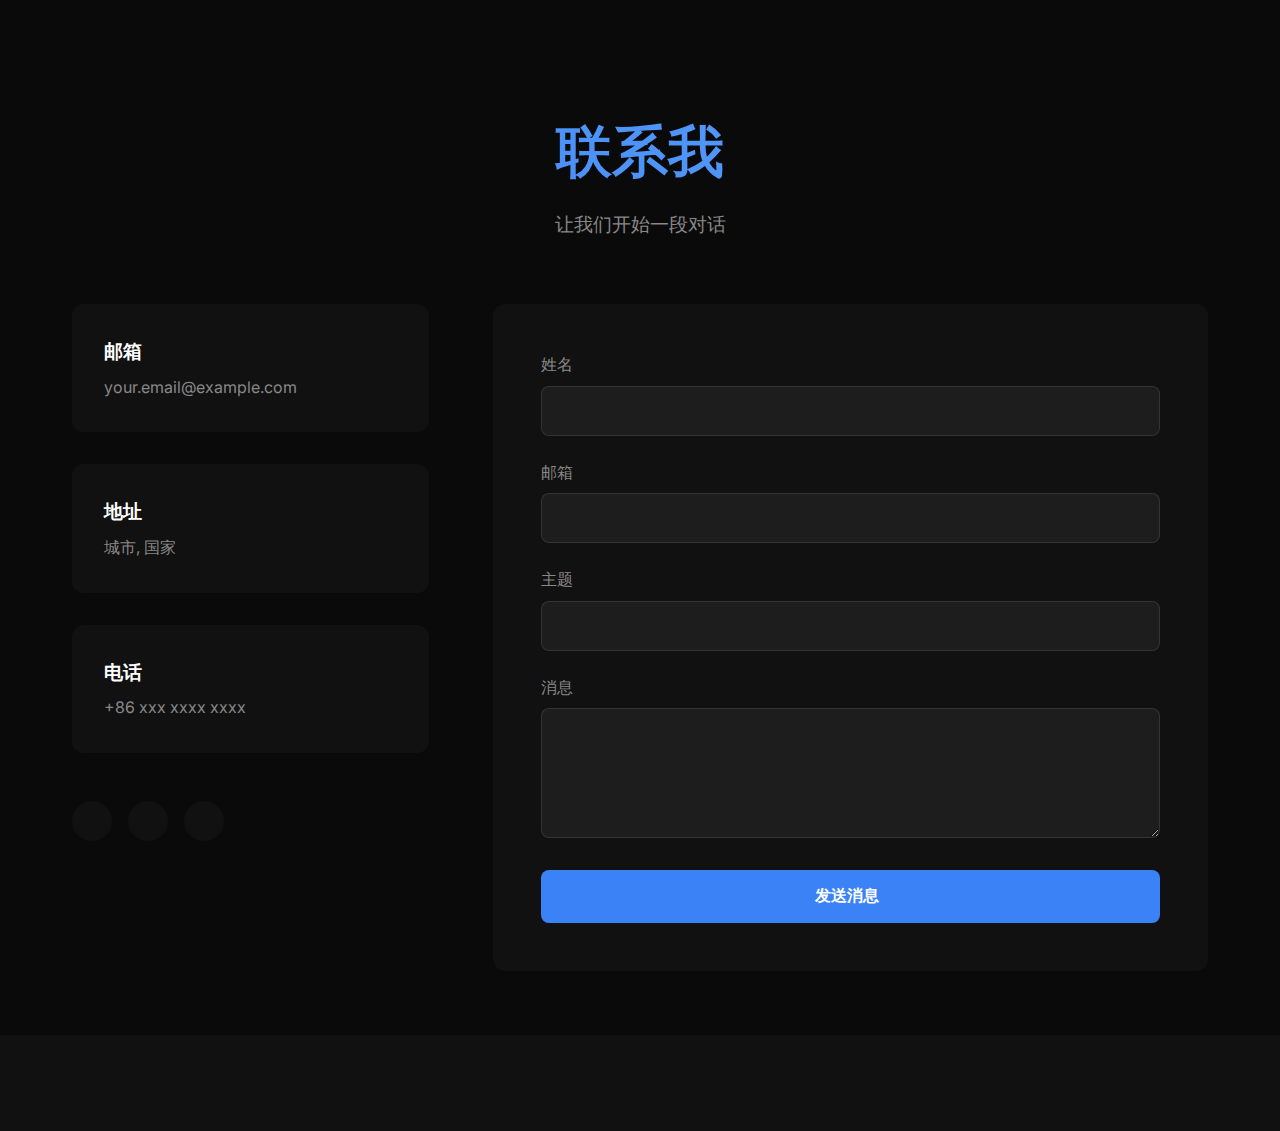
<file: contact.html>
<!DOCTYPE html>
<html lang="en">
<head>
    <meta charset="UTF-8">
    <meta name="viewport" content="width=device-width, initial-scale=1.0">
    <title>联系我 - 您的名字</title>
    <link rel="stylesheet" href="css/style.css">
    <link rel="stylesheet" href="css/contact.css">
    <link href="https://fonts.googleapis.com/css2?family=Inter:wght@300;400;600;700&display=swap" rel="stylesheet">
</head>
<body>
    <nav class="navbar">
        <!-- 导航栏内容与其他页面相同 -->
    </nav>

    <main class="contact-container">
        <section class="contact-header">
            <h1 class="gradient-text">联系我</h1>
            <p class="contact-intro">让我们开始一段对话</p>
        </section>

        <div class="contact-content">
            <div class="contact-info">
                <div class="info-card">
                    <i class="fas fa-envelope"></i>
                    <h3>邮箱</h3>
                    <p>your.email@example.com</p>
                </div>
                <div class="info-card">
                    <i class="fas fa-map-marker-alt"></i>
                    <h3>地址</h3>
                    <p>城市, 国家</p>
                </div>
                <div class="info-card">
                    <i class="fas fa-phone"></i>
                    <h3>电话</h3>
                    <p>+86 xxx xxxx xxxx</p>
                </div>
                
                <div class="social-links">
                    <a href="#" class="social-link">
                        <i class="fab fa-github"></i>
                    </a>
                    <a href="#" class="social-link">
                        <i class="fab fa-linkedin"></i>
                    </a>
                    <a href="#" class="social-link">
                        <i class="fab fa-twitter"></i>
                    </a>
                </div>
            </div>

            <form class="contact-form" id="contact-form">
                <div class="form-group">
                    <label for="name">姓名</label>
                    <input type="text" id="name" name="name" required>
                </div>
                <div class="form-group">
                    <label for="email">邮箱</label>
                    <input type="email" id="email" name="email" required>
                </div>
                <div class="form-group">
                    <label for="subject">主题</label>
                    <input type="text" id="subject" name="subject" required>
                </div>
                <div class="form-group">
                    <label for="message">消息</label>
                    <textarea id="message" name="message" rows="6" required></textarea>
                </div>
                <button type="submit" class="submit-btn">
                    <span class="btn-text">发送消息</span>
                    <span class="btn-icon">
                        <i class="fas fa-paper-plane"></i>
                    </span>
                </button>
            </form>
        </div>
    </main>

    <footer>
        <!-- 页脚内容与其他页面相同 -->
    </footer>

    <script src="js/main.js"></script>
    <script src="js/contact.js"></script>
</body>
</html>
</file>
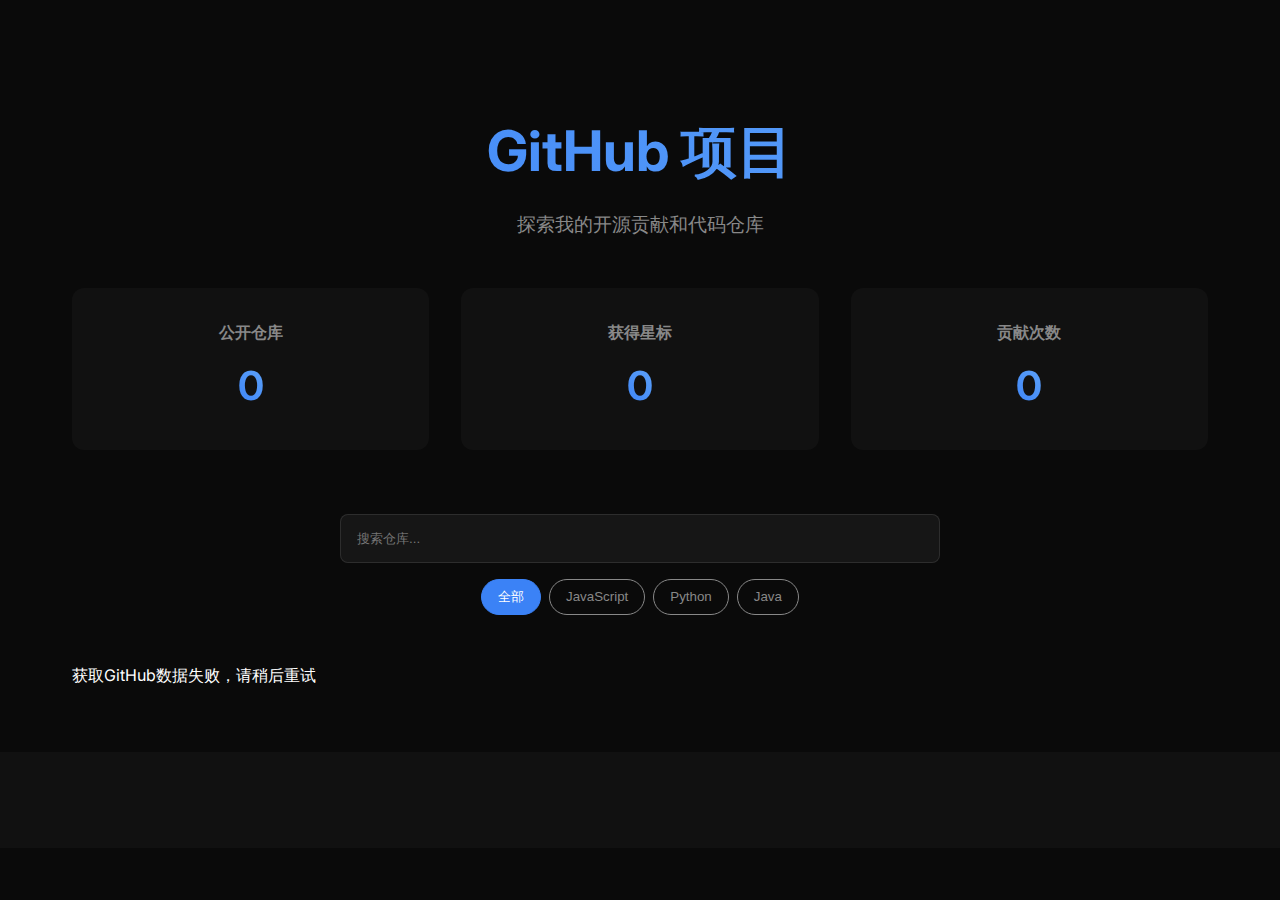
<file: github.html>
<!DOCTYPE html>
<html lang="en">
<head>
    <meta charset="UTF-8">
    <meta name="viewport" content="width=device-width, initial-scale=1.0">
    <title>GitHub - 您的名字</title>
    <link rel="stylesheet" href="css/style.css">
    <link rel="stylesheet" href="css/github.css">
    <link href="https://fonts.googleapis.com/css2?family=Inter:wght@300;400;600;700&display=swap" rel="stylesheet">
</head>
<body>
    <nav class="navbar">
        <!-- 导航栏内容与其他页面相同 -->
    </nav>

    <main class="github-container">
        <section class="github-header">
            <h1 class="gradient-text">GitHub 项目</h1>
            <p class="github-intro">探索我的开源贡献和代码仓库</p>
            
            <div class="github-stats">
                <div class="stat-card">
                    <i class="fas fa-code-branch"></i>
                    <h3>公开仓库</h3>
                    <span class="stat-number" id="public-repos">0</span>
                </div>
                <div class="stat-card">
                    <i class="fas fa-star"></i>
                    <h3>获得星标</h3>
                    <span class="stat-number" id="total-stars">0</span>
                </div>
                <div class="stat-card">
                    <i class="fas fa-code"></i>
                    <h3>贡献次数</h3>
                    <span class="stat-number" id="total-commits">0</span>
                </div>
            </div>
        </section>

        <section class="github-search">
            <div class="search-container">
                <input type="text" id="repo-search" placeholder="搜索仓库...">
                <div class="filter-tags">
                    <button class="tag active" data-lang="all">全部</button>
                    <button class="tag" data-lang="javascript">JavaScript</button>
                    <button class="tag" data-lang="python">Python</button>
                    <button class="tag" data-lang="java">Java</button>
                </div>
            </div>
        </section>

        <section class="repositories-grid">
            <!-- 仓库卡片将通过 JavaScript 动态加载 -->
            <div class="repo-skeleton">
                <div class="skeleton-header"></div>
                <div class="skeleton-body">
                    <div class="skeleton-line"></div>
                    <div class="skeleton-line"></div>
                </div>
                <div class="skeleton-footer"></div>
            </div>
        </section>

        <template id="repo-template">
            <article class="repo-card">
                <div class="repo-header">
                    <h3 class="repo-name"></h3>
                    <span class="repo-visibility"></span>
                </div>
                <p class="repo-description"></p>
                <div class="repo-meta">
                    <span class="repo-language">
                        <span class="language-color"></span>
                        <span class="language-name"></span>
                    </span>
                    <span class="repo-stars">
                        <i class="fas fa-star"></i>
                        <span class="stars-count"></span>
                    </span>
                    <span class="repo-forks">
                        <i class="fas fa-code-branch"></i>
                        <span class="forks-count"></span>
                    </span>
                </div>
                <a href="#" class="repo-link" target="_blank">查看仓库 →</a>
            </article>
        </template>
    </main>

    <footer>
        <!-- 页脚内容与其他页面相同 -->
    </footer>

    <script src="js/main.js"></script>
    <script src="js/github.js"></script>
</body>
</html>
</file>
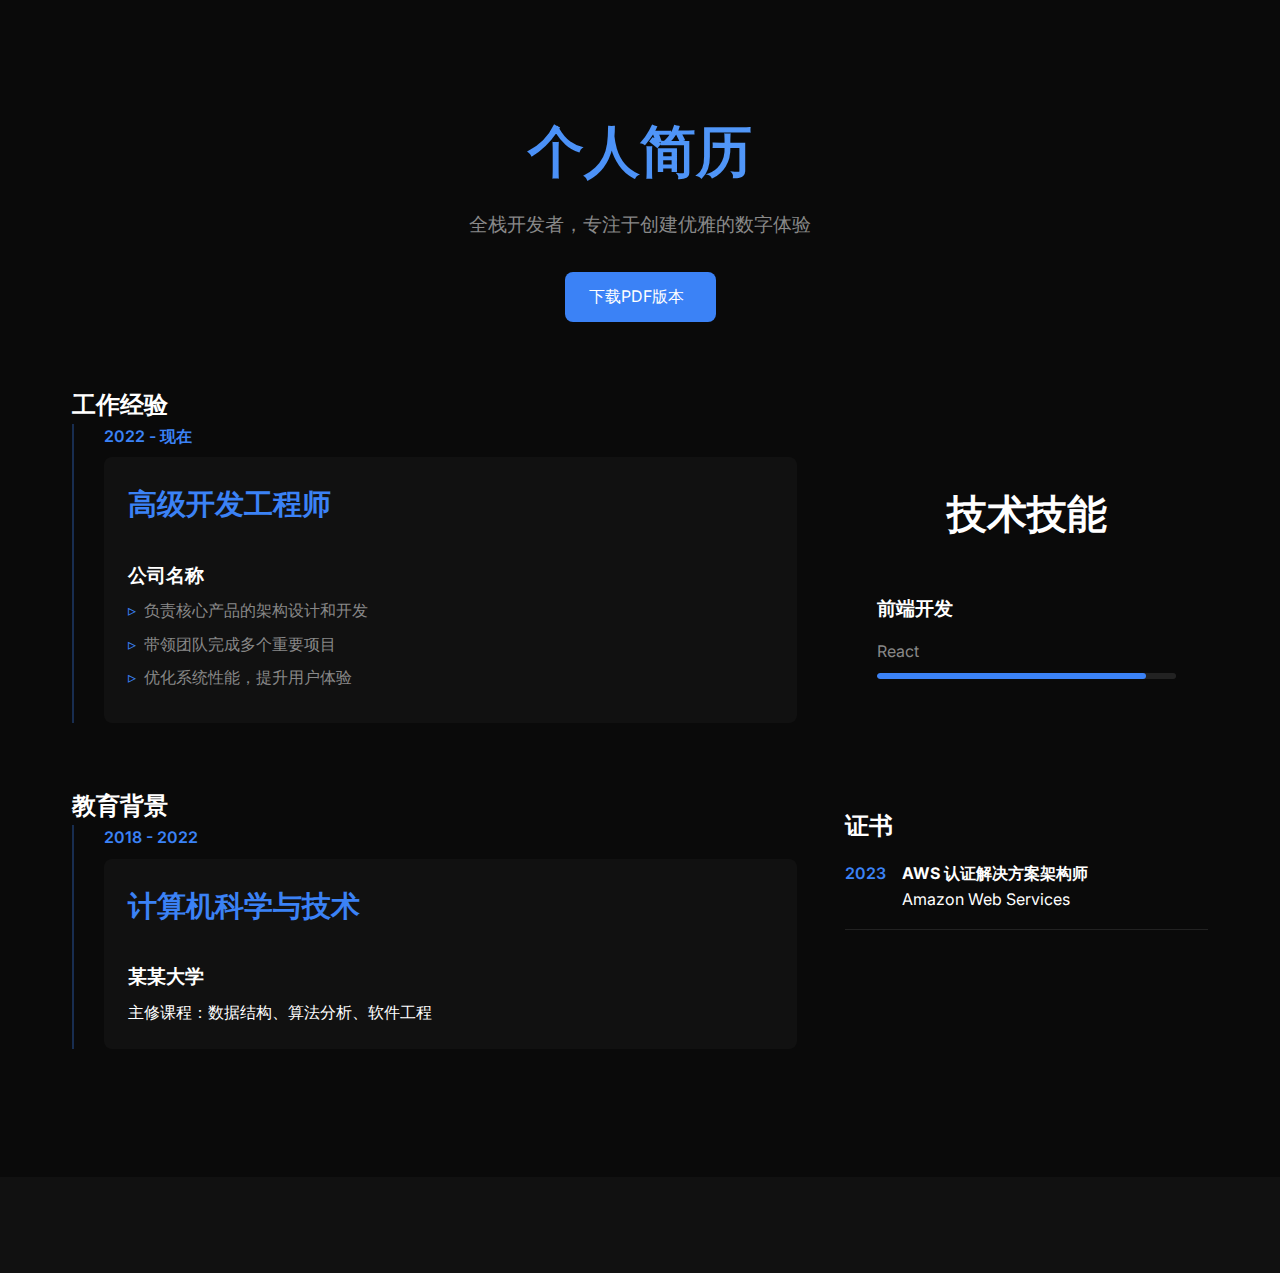
<file: resume.html>
<!DOCTYPE html>
<html lang="en">
<head>
    <meta charset="UTF-8">
    <meta name="viewport" content="width=device-width, initial-scale=1.0">
    <title>简历 - 您的名字</title>
    <link rel="stylesheet" href="css/style.css">
    <link rel="stylesheet" href="css/resume.css">
    <link href="https://fonts.googleapis.com/css2?family=Inter:wght@300;400;600;700&display=swap" rel="stylesheet">
</head>
<body>
    <!-- 导航栏部分与主页相同 -->
    <nav class="navbar">
        <!-- ... 相同的导航栏代码 ... -->
    </nav>

    <main class="resume-container">
        <section class="resume-header">
            <h1 class="gradient-text">个人简历</h1>
            <p class="resume-intro">全栈开发者，专注于创建优雅的数字体验</p>
            <a href="/assets/resume.pdf" class="download-button" download>
                下载PDF版本 <i class="fas fa-download"></i>
            </a>
        </section>

        <div class="resume-content">
            <div class="resume-main">
                <section class="experience-section">
                    <h2>工作经验</h2>
                    <div class="timeline">
                        <div class="timeline-item">
                            <div class="timeline-date">2022 - 现在</div>
                            <div class="timeline-content">
                                <h3>高级开发工程师</h3>
                                <h4>公司名称</h4>
                                <ul>
                                    <li>负责核心产品的架构设计和开发</li>
                                    <li>带领团队完成多个重要项目</li>
                                    <li>优化系统性能，提升用户体验</li>
                                </ul>
                            </div>
                        </div>
                        <!-- 更多工作经验... -->
                    </div>
                </section>

                <section class="education-section">
                    <h2>教育背景</h2>
                    <div class="timeline">
                        <div class="timeline-item">
                            <div class="timeline-date">2018 - 2022</div>
                            <div class="timeline-content">
                                <h3>计算机科学与技术</h3>
                                <h4>某某大学</h4>
                                <p>主修课程：数据结构、算法分析、软件工程</p>
                            </div>
                        </div>
                    </div>
                </section>
            </div>

            <aside class="resume-sidebar">
                <section class="skills-section">
                    <h2>技术技能</h2>
                    <div class="skill-groups">
                        <div class="skill-group">
                            <h3>前端开发</h3>
                            <div class="skill-item">
                                <span class="skill-name">React</span>
                                <div class="skill-bar">
                                    <div class="skill-progress" style="width: 90%"></div>
                                </div>
                            </div>
                            <!-- 更多技能... -->
                        </div>
                    </div>
                </section>

                <section class="certifications-section">
                    <h2>证书</h2>
                    <ul class="certification-list">
                        <li>
                            <span class="cert-date">2023</span>
                            <div class="cert-details">
                                <h4>AWS 认证解决方案架构师</h4>
                                <p>Amazon Web Services</p>
                            </div>
                        </li>
                    </ul>
                </section>
            </aside>
        </div>
    </main>

    <!-- 页脚部分与主页相同 -->
    <footer>
        <!-- ... 相同的页脚代码 ... -->
    </footer>

    <script src="js/main.js"></script>
</body>
</html>
</file>
<file: css/style.css>
:root {
    --bg-primary: #0a0a0a;
    --bg-secondary: #111111;
    --text-primary: #ffffff;
    --text-secondary: #888888;
    --accent-color: #3b82f6;
    --accent-hover: #60a5fa;
    --nav-height: 70px;
    --section-padding: 6rem 2rem;
}

* {
    margin: 0;
    padding: 0;
    box-sizing: border-box;
}

body {
    font-family: 'Inter', sans-serif;
    background-color: var(--bg-primary);
    color: var(--text-primary);
    line-height: 1.6;
}

/* 导航栏样式 */
.navbar {
    position: fixed;
    top: 0;
    width: 100%;
    background-color: rgba(10, 10, 10, 0.8);
    backdrop-filter: blur(10px);
    height: var(--nav-height);
    z-index: 1000;
    transition: all 0.3s ease;
}

.nav-content {
    max-width: 1200px;
    margin: 0 auto;
    padding: 0 2rem;
    display: flex;
    justify-content: space-between;
    align-items: center;
    height: 100%;
}

.logo a {
    font-size: 1.5rem;
    font-weight: 700;
    color: var(--text-primary);
    text-decoration: none;
    transition: color 0.3s ease;
}

.nav-links {
    display: flex;
    list-style: none;
    gap: 2.5rem;
    align-items: center;
}

.nav-links a {
    color: var(--text-primary);
    text-decoration: none;
    font-weight: 500;
    font-size: 0.95rem;
    transition: color 0.3s ease;
}

.nav-links a:hover {
    color: var(--accent-color);
}

.cta-button {
    background-color: var(--accent-color);
    padding: 0.5rem 1.25rem;
    border-radius: 6px;
    color: white !important;
}

.cta-button:hover {
    background-color: var(--accent-hover);
    color: white !important;
}

/* Hero 部分 */
.hero {
    padding: var(--section-padding);
    min-height: 100vh;
    display: flex;
    align-items: center;
}

.hero-content {
    max-width: 1200px;
    margin: 0 auto;
    text-align: center;
    padding: 0 2rem;
}

.hero-text {
    max-width: 800px;
    margin: 0 auto;
}

.gradient-text {
    font-size: 3.5rem;
    line-height: 1.2;
    font-weight: 700;
    background: linear-gradient(45deg, #3b82f6, #60a5fa);
    -webkit-background-clip: text;
    background-clip: text;
    -webkit-text-fill-color: transparent;
    margin-bottom: 1.5rem;
}

.hero-description {
    font-size: 1.25rem;
    color: var(--text-secondary);
    margin-bottom: 2.5rem;
}

.hero-buttons {
    display: flex;
    gap: 1rem;
    justify-content: center;
}

.primary-button, .secondary-button {
    padding: 0.75rem 1.5rem;
    border-radius: 8px;
    font-weight: 500;
    text-decoration: none;
    transition: all 0.3s ease;
}

.primary-button {
    background-color: var(--accent-color);
    color: white;
}

.primary-button:hover {
    background-color: var(--accent-hover);
    transform: translateY(-2px);
}

.secondary-button {
    border: 1px solid var(--text-secondary);
    color: var(--text-primary);
}

.secondary-button:hover {
    border-color: var(--accent-color);
    color: var(--accent-color);
    transform: translateY(-2px);
}

/* 项目部分 */
.featured-section {
    padding: var(--section-padding);
    background-color: var(--bg-secondary);
}

.featured-section h2 {
    font-size: 2.5rem;
    margin-bottom: 3rem;
    text-align: center;
}

.projects-grid {
    display: grid;
    grid-template-columns: 1fr;
    gap: 2rem;
    max-width: 800px;
    margin: 0 auto;
}

.project-card {
    background: rgba(255, 255, 255, 0.05);
    border-radius: 12px;
    overflow: hidden;
    transition: transform 0.3s ease;
    display: flex;
    flex-direction: column;
}

.project-card:hover {
    transform: translateY(-5px);
}

.project-image {
    position: relative;
    overflow: hidden;
    aspect-ratio: 16/9;
    width: 100%;
}

.project-image img {
    width: 100%;
    height: 100%;
    object-fit: cover;
    transition: all 0.3s ease;
    display: block;
    max-width: 100%;
}

.project-card:hover .project-image img {
    transform: scale(1.05);
    filter: brightness(0.9);
}

.project-content {
    padding: 1.5rem;
    flex: 1;
    display: flex;
    flex-direction: column;
}

.project-link {
    display: inline-block;
    color: #90caf9;  /* 更浅的蓝色 */
    text-decoration: none;
    margin-top: 1rem;
    transition: all 0.3s ease;
}

.project-link:hover {
    color: var(--accent-color);
    transform: translateX(5px);
}

.project-content h3 {
    font-size: 1.3rem;
    margin-bottom: 0.8rem;
    color: var(--text-primary);
}

.project-content p {
    color: var(--text-secondary);
    margin-bottom: 1rem;
    line-height: 1.6;
    flex: 1;
}

.tech-stack {
    display: flex;
    gap: 0.5rem;
    margin: 1rem 0;
}

.tech-stack span {
    background: rgba(59, 130, 246, 0.1);
    color: var(--accent-color);
    padding: 0.25rem 0.75rem;
    border-radius: 20px;
    font-size: 0.85rem;
}

/* 响应式设计 */
@media (max-width: 768px) {
    .hero-content {
        grid-template-columns: 1fr;
        text-align: center;
        gap: 2rem;
    }

    .hero-text {
        padding-right: 0;
    }

    .gradient-text {
        font-size: 2.5rem;
    }

    .hero-buttons {
        justify-content: center;
    }

    .nav-links {
        display: none;
    }
    
    .hamburger {
        display: flex;
    }

    .project-image {
        aspect-ratio: 3/2;
    }

    .project-image img {
        height: 100%;
    }

    .project-card {
        margin: 0;
    }
}

.hamburger {
    display: none;
    flex-direction: column;
    justify-content: space-between;
    width: 30px;
    height: 20px;
    cursor: pointer;
    z-index: 1001;
}

.hamburger span {
    display: block;
    width: 100%;
    height: 2px;
    background-color: var(--text-primary);
    transition: all 0.3s ease;
}

.hamburger.active span:nth-child(1) {
    transform: translateY(9px) rotate(45deg);
}

.hamburger.active span:nth-child(2) {
    opacity: 0;
}

.hamburger.active span:nth-child(3) {
    transform: translateY(-9px) rotate(-45deg);
}

/* 移动端导航菜单 */
.mobile-nav {
    position: fixed;
    top: 0;
    right: -100%;
    width: 100%;
    height: 100vh;
    background-color: var(--bg-primary);
    padding: calc(var(--nav-height) + 1rem) 1.5rem;
    transition: right 0.3s ease;
    z-index: 999;
    display: flex;
    flex-direction: column;
    justify-content: center;
}

.mobile-nav.active {
    right: 0;
}

.mobile-nav ul {
    list-style: none;
    text-align: center;
}

.mobile-nav a {
    display: block;
    padding: 1.2rem 0;
    color: var(--text-primary);
    text-decoration: none;
    font-size: 1.5rem;
    transition: color 0.3s ease;
}

.mobile-nav a:hover {
    color: var(--accent-color);
}

/* 响应式设计 */
@media (max-width: 768px) {
    :root {
        --section-padding: 4rem 1.5rem;
    }

    .hero {
        min-height: calc(100vh - var(--nav-height));
        padding-top: calc(var(--nav-height) + 2rem);
    }

    .gradient-text {
        font-size: 2rem;
        line-height: 1.3;
    }

    .hero-description {
        font-size: 1.1rem;
        padding: 0 1rem;
    }

    .hero-buttons {
        flex-direction: column;
        gap: 1rem;
        padding: 0 2rem;
    }

    .project-card {
        margin: 0;
    }

    .project-content {
        padding: 1.2rem;
    }

    .skill-category {
        margin: 0 1rem;
        padding: 1.5rem;
    }

    .footer-content {
        flex-direction: column;
        text-align: center;
        padding: 0 1rem;
    }

    .footer-links {
        flex-direction: column;
        gap: 2rem;
        margin-top: 2rem;
    }

    .nav-links a,
    .mobile-nav a,
    .hero-social .social-link,
    .primary-button,
    .secondary-button,
    .project-card,
    .skill-category,
    .footer-section a {
        min-height: 44px;
        min-width: 44px;
        display: flex;
        align-items: center;
        justify-content: center;
    }
}

/* 小屏幕设备优化 */
@media (max-width: 480px) {
    .gradient-text {
        font-size: 1.8rem;
    }

    .hero-description {
        font-size: 1rem;
    }

    .about-section h2,
    .featured-section h2,
    .skills-section h2 {
        font-size: 2rem;
    }

    .timeline {
        padding-left: 1rem;
    }

    .timeline-content {
        padding: 1rem;
    }

    .project-image {
        aspect-ratio: 4/3;
    }
}

h1 {
    font-size: 2.5rem;
    margin: 1rem 0;
    animation: slideUp 0.8s ease;
}

.tagline {
    color: var(--accent-color);
    font-size: 1.2rem;
    margin-bottom: 1rem;
    animation: slideUp 0.8s ease 0.2s backwards;
}

.bio {
    max-width: 600px;
    margin: 0 auto;
    color: var(--text-secondary);
    animation: slideUp 0.8s ease 0.4s backwards;
}

@keyframes fadeIn {
    from { opacity: 0; }
    to { opacity: 1; }
}

@keyframes slideUp {
    from {
        opacity: 0;
        transform: translateY(20px);
    }
    to {
        opacity: 1;
        transform: translateY(0);
    }
}

/* 添加到现有样式中 */
.logo a:hover {
    color: var(--accent-color);
}

/* 技能部分 */
.skills-section {
    padding: var(--section-padding);
    background-color: var(--bg-primary);
}

.skills-section h2 {
    font-size: 2.5rem;
    margin-bottom: 3rem;
    text-align: center;
}

.skills-grid {
    display: grid;
    grid-template-columns: repeat(auto-fit, minmax(250px, 1fr));
    gap: 2rem;
    max-width: 1200px;
    margin: 0 auto;
}

.skill-category {
    background: rgba(255, 255, 255, 0.03);
    border-radius: 12px;
    padding: 2rem;
    transition: transform 0.3s ease;
}

.skill-category:hover {
    transform: translateY(-5px);
    background: rgba(255, 255, 255, 0.05);
}

.skill-category h3 {
    color: var(--accent-color);
    font-size: 1.5rem;
    margin-bottom: 1.5rem;
    position: relative;
}

.skill-category h3::after {
    content: '';
    position: absolute;
    bottom: -0.5rem;
    left: 0;
    width: 40px;
    height: 3px;
    background: var(--accent-color);
    border-radius: 2px;
}

.skill-category ul {
    list-style: none;
}

.skill-category li {
    color: var(--text-secondary);
    margin: 0.75rem 0;
    display: flex;
    align-items: center;
}

.skill-category li::before {
    content: '▹';
    color: var(--accent-color);
    margin-right: 0.75rem;
}

/* 页脚样式 */
footer {
    background-color: var(--bg-secondary);
    padding: 4rem 2rem 2rem;
    margin-top: auto;
}

.footer-content {
    max-width: 1200px;
    margin: 0 auto;
}

.footer-main {
    display: grid;
    grid-template-columns: 1fr 2fr;
    gap: 4rem;
    margin-bottom: 3rem;
}

.footer-logo h3 {
    font-size: 1.5rem;
    margin-bottom: 1rem;
}

.footer-logo p {
    color: var(--text-secondary);
}

.footer-links {
    display: grid;
    grid-template-columns: repeat(auto-fit, minmax(150px, 1fr));
    gap: 2rem;
}

.footer-section h4 {
    font-size: 1.1rem;
    margin-bottom: 1.5rem;
    color: var(--text-primary);
}

.footer-section ul {
    list-style: none;
}

.footer-section li {
    margin: 0.75rem 0;
}

.footer-section a {
    color: var(--text-secondary);
    text-decoration: none;
    transition: color 0.3s ease;
}

.footer-section a:hover {
    color: var(--accent-color);
}

.footer-bottom {
    padding-top: 2rem;
    border-top: 1px solid rgba(255, 255, 255, 0.1);
    display: flex;
    justify-content: space-between;
    align-items: center;
    color: var(--text-secondary);
}

.footer-bottom a {
    color: var(--text-secondary);
    text-decoration: none;
    transition: color 0.3s ease;
}

.footer-bottom a:hover {
    color: var(--accent-color);
}

/* 响应式设计补充 */
@media (max-width: 768px) {
    .footer-main {
        grid-template-columns: 1fr;
        gap: 2rem;
    }

    .footer-logo {
        text-align: center;
    }

    .footer-links {
        text-align: center;
    }

    .footer-bottom {
        flex-direction: column;
        gap: 1rem;
        text-align: center;
    }

    .skill-category h3::after {
        left: 50%;
        transform: translateX(-50%);
    }

    .skill-category {
        text-align: center;
    }

    .skill-category li {
        justify-content: center;
    }
}

/* 导航栏激活状态 */
.nav-links a.active {
    color: var(--accent-color);
    position: relative;
}

.nav-links a.active::after {
    content: '';
    position: absolute;
    bottom: -4px;
    left: 0;
    width: 100%;
    height: 2px;
    background-color: var(--accent-color);
    border-radius: 1px;
}

/* 英雄区社交链接 */
.hero-social {
    display: flex;
    gap: 1.5rem;
    justify-content: center;
    margin-top: 2rem;
}

.hero-social .social-link {
    width: 40px;
    height: 40px;
    border-radius: 50%;
    background: rgba(255, 255, 255, 0.03);
    display: flex;
    align-items: center;
    justify-content: center;
    color: var(--text-primary);
    text-decoration: none;
    font-size: 1.2rem;
    transition: all 0.3s ease;
}

.hero-social .social-link:hover {
    background: var(--accent-color);
    transform: translateY(-3px);
}

/* 查看更多按钮 */
.section-cta {
    text-align: center;
    margin-top: 3rem;
}

.outline-button {
    padding: 0.75rem 2rem;
    border: 1px solid var(--accent-color);
    border-radius: 8px;
    color: var(--accent-color);
    text-decoration: none;
    font-weight: 500;
    transition: all 0.3s ease;
    display: inline-flex;
    align-items: center;
    gap: 0.5rem;
}

.outline-button:hover {
    background: var(--accent-color);
    color: white;
    transform: translateY(-2px);
}

/* 页脚样式更新 */
.footer-section li {
    margin: 0.75rem 0;
}

.footer-section a {
    color: var(--text-secondary);
    text-decoration: none;
    transition: color 0.3s ease;
    display: inline-flex;
    align-items: center;
    gap: 0.5rem;
}

.footer-section a:hover {
    color: var(--accent-color);
}

.footer-section i {
    font-size: 1.1rem;
}

.footer-legal {
    display: flex;
    gap: 2rem;
}

.footer-legal a {
    color: var(--text-secondary);
    text-decoration: none;
    transition: color 0.3s ease;
}

.footer-legal a:hover {
    color: var(--accent-color);
}

/* 背景渐变效果 */
.background-gradient {
    position: absolute;
    top: 0;
    right: 0;
    width: 100%;
    height: 100%;
    background: radial-gradient(
        circle at top right,
        rgba(59, 130, 246, 0.1),
        transparent 50%
    );
    z-index: -1;
}

/* 响应式设计补充 */
@media (max-width: 768px) {
    .hero-social {
        justify-content: center;
    }

    .footer-legal {
        flex-direction: column;
        gap: 1rem;
        align-items: center;
    }

    .nav-links a.active::after {
        display: none;
    }
}

/* 动画效果 */
@keyframes slideInRight {
    from {
        opacity: 0;
        transform: translateX(30px);
    }
    to {
        opacity: 1;
        transform: translateX(0);
    }
}

.hero-content > * {
    animation: slideInRight 0.8s ease backwards;
}

.hero-content > *:nth-child(2) {
    animation-delay: 0.2s;
}

.hero-social {
    animation: fadeIn 0.8s ease 0.4s backwards;
}

/* 滚动进度条 */
.scroll-progress {
    position: fixed;
    top: 0;
    left: 0;
    width: 0;
    height: 3px;
    background: linear-gradient(to right, var(--accent-color), var(--accent-hover));
    z-index: 1001;
    transition: width 0.1s ease;
}

/* 返回顶部按钮 */
.back-to-top {
    position: fixed;
    bottom: 2rem;
    right: 2rem;
    width: 45px;
    height: 45px;
    background: var(--accent-color);
    color: white;
    border: none;
    border-radius: 50%;
    cursor: pointer;
    opacity: 0;
    transform: translateY(20px);
    transition: all 0.3s ease;
    z-index: 999;
    display: flex;
    align-items: center;
    justify-content: center;
    font-size: 1.2rem;
}

.back-to-top.visible {
    opacity: 1;
    transform: translateY(0);
}

.back-to-top:hover {
    background: var(--accent-hover);
    transform: translateY(-3px);
}

@media (max-width: 768px) {
    .back-to-top {
        bottom: 1rem;
        right: 1rem;
        width: 40px;
        height: 40px;
    }
}

/* 关于部分样式 */
.about-section {
    padding: var(--section-padding);
    background-color: var(--bg-secondary);
}

.about-section h2 {
    font-size: 2.5rem;
    text-align: center;
    margin-bottom: 3rem;
}

.about-content {
    max-width: 1000px;
    margin: 0 auto;
}

.about-text {
    text-align: center;
    margin-bottom: 4rem;
}

.about-intro {
    font-size: 1.2rem;
    color: var(--text-secondary);
    max-width: 800px;
    margin: 0 auto;
    line-height: 1.8;
}

/* 时间线样式 */
.experience-section,
.education-section {
    margin-bottom: 4rem;
}

.experience-section h3,
.education-section h3 {
    font-size: 1.8rem;
    margin-bottom: 2rem;
    color: var(--accent-color);
}

.timeline {
    position: relative;
    padding-left: 2rem;
}

.timeline::before {
    content: '';
    position: absolute;
    left: 0;
    top: 0;
    height: 100%;
    width: 2px;
    background: var(--accent-color);
    opacity: 0.3;
}

.timeline-item {
    position: relative;
    padding-bottom: 3rem;
    animation: slideUp 0.8s ease backwards;
}

.timeline-item:last-child {
    padding-bottom: 0;
}

.timeline-date {
    color: var(--accent-color);
    font-weight: 600;
    margin-bottom: 0.5rem;
}

.timeline-content {
    background: rgba(255, 255, 255, 0.03);
    padding: 1.5rem;
    border-radius: 8px;
    transition: transform 0.3s ease;
}

.timeline-content:hover {
    transform: translateX(10px);
    background: rgba(255, 255, 255, 0.05);
}

.timeline-content h4 {
    font-size: 1.2rem;
    margin-bottom: 0.5rem;
    color: var(--text-primary);
}

.timeline-content h5 {
    font-size: 1rem;
    color: var(--text-secondary);
    margin-bottom: 1rem;
}

.timeline-content ul {
    list-style: none;
    margin-left: 1rem;
}

.timeline-content li {
    color: var(--text-secondary);
    margin: 0.5rem 0;
    position: relative;
}

.timeline-content li::before {
    content: '▹';
    color: var(--accent-color);
    position: absolute;
    left: -1rem;
}

/* 响应式设计补充 */
@media (max-width: 768px) {
    .timeline {
        padding-left: 1.5rem;
    }

    .timeline-content:hover {
        transform: none;
    }

    .about-section h2 {
        font-size: 2rem;
    }

    .about-intro {
        font-size: 1.1rem;
        padding: 0 1rem;
    }
}

.project-overlay {
    position: absolute;
    top: 0;
    left: 0;
    width: 100%;
    height: 100%;
    background: rgba(0, 0, 0, 0.8);
    display: flex;
    justify-content: center;
    align-items: center;
    opacity: 0;
    transition: all 0.3s ease;
    backdrop-filter: blur(2px);
}
</file>
<file: css/contact.css>
/* 联系页面特定样式 */
.contact-container {
    padding: calc(var(--nav-height) + 2rem) 2rem 4rem;
    max-width: 1200px;
    margin: 0 auto;
}

.contact-header {
    text-align: center;
    margin-bottom: 4rem;
    animation: fadeIn 1s ease;
}

.contact-intro {
    color: var(--text-secondary);
    font-size: 1.2rem;
    margin: 1rem 0 3rem;
}

.contact-content {
    display: grid;
    grid-template-columns: 1fr 2fr;
    gap: 4rem;
}

/* 联系信息卡片 */
.contact-info {
    display: flex;
    flex-direction: column;
    gap: 2rem;
}

.info-card {
    background: rgba(255, 255, 255, 0.03);
    padding: 2rem;
    border-radius: 12px;
    transition: transform 0.3s ease;
    animation: slideUp 0.8s ease backwards;
}

.info-card:hover {
    transform: translateY(-5px);
    background: rgba(255, 255, 255, 0.05);
}

.info-card i {
    font-size: 2rem;
    color: var(--accent-color);
    margin-bottom: 1rem;
}

.info-card h3 {
    font-size: 1.2rem;
    margin-bottom: 0.5rem;
    color: var(--text-primary);
}

.info-card p {
    color: var(--text-secondary);
}

/* 社交链接 */
.social-links {
    display: flex;
    gap: 1rem;
    margin-top: 1rem;
}

.social-link {
    width: 40px;
    height: 40px;
    border-radius: 50%;
    background: rgba(255, 255, 255, 0.03);
    display: flex;
    align-items: center;
    justify-content: center;
    color: var(--text-primary);
    text-decoration: none;
    transition: all 0.3s ease;
}

.social-link:hover {
    background: var(--accent-color);
    transform: translateY(-3px);
}

/* 联系表单 */
.contact-form {
    background: rgba(255, 255, 255, 0.03);
    padding: 3rem;
    border-radius: 12px;
    animation: slideUp 0.8s ease 0.2s backwards;
}

.form-group {
    margin-bottom: 1.5rem;
}

.form-group label {
    display: block;
    margin-bottom: 0.5rem;
    color: var(--text-secondary);
}

.form-group input,
.form-group textarea {
    width: 100%;
    padding: 1rem;
    background: rgba(255, 255, 255, 0.05);
    border: 1px solid rgba(255, 255, 255, 0.1);
    border-radius: 8px;
    color: var(--text-primary);
    font-family: inherit;
    transition: all 0.3s ease;
}

.form-group input:focus,
.form-group textarea:focus {
    outline: none;
    border-color: var(--accent-color);
    background: rgba(255, 255, 255, 0.08);
}

.submit-btn {
    width: 100%;
    padding: 1rem;
    background: var(--accent-color);
    border: none;
    border-radius: 8px;
    color: white;
    font-size: 1rem;
    font-weight: 600;
    cursor: pointer;
    display: flex;
    align-items: center;
    justify-content: center;
    gap: 0.5rem;
    transition: all 0.3s ease;
}

.submit-btn:hover {
    background: var(--accent-hover);
    transform: translateY(-2px);
}

.btn-icon {
    display: inline-flex;
    transition: transform 0.3s ease;
}

.submit-btn:hover .btn-icon {
    transform: translateX(5px);
}

/* 表单提交状态 */
.submit-btn.loading {
    background: var(--text-secondary);
    pointer-events: none;
}

.submit-btn.loading .btn-text {
    visibility: hidden;
}

.submit-btn.loading::after {
    content: '';
    position: absolute;
    width: 20px;
    height: 20px;
    border: 2px solid white;
    border-radius: 50%;
    border-top-color: transparent;
    animation: spin 1s linear infinite;
}

@keyframes spin {
    to { transform: rotate(360deg); }
}

/* 成功消息 */
.success-message {
    background: rgba(46, 213, 115, 0.1);
    color: #2ed573;
    padding: 1rem;
    border-radius: 8px;
    margin-top: 1rem;
    display: flex;
    align-items: center;
    gap: 0.5rem;
    animation: fadeIn 0.3s ease;
}

/* 错误消息 */
.error-message {
    background: rgba(255, 71, 87, 0.1);
    color: #ff4757;
    padding: 1rem;
    border-radius: 8px;
    margin-top: 1rem;
    display: flex;
    align-items: center;
    gap: 0.5rem;
    animation: fadeIn 0.3s ease;
}

/* 响应式设计 */
@media (max-width: 768px) {
    .contact-content {
        grid-template-columns: 1fr;
        gap: 2rem;
    }

    .contact-form {
        padding: 2rem;
    }

    .info-card {
        text-align: center;
    }

    .social-links {
        justify-content: center;
    }
}
</file>
<file: css/github.css>
/* GitHub 页面特定样式 */
.github-container {
    padding: calc(var(--nav-height) + 2rem) 2rem 4rem;
    max-width: 1200px;
    margin: 0 auto;
}

.github-header {
    text-align: center;
    margin-bottom: 4rem;
    animation: fadeIn 1s ease;
}

.github-intro {
    color: var(--text-secondary);
    font-size: 1.2rem;
    margin: 1rem 0 3rem;
}

/* GitHub 统计卡片 */
.github-stats {
    display: grid;
    grid-template-columns: repeat(auto-fit, minmax(200px, 1fr));
    gap: 2rem;
    margin-bottom: 4rem;
}

.stat-card {
    background: rgba(255, 255, 255, 0.03);
    padding: 2rem;
    border-radius: 12px;
    text-align: center;
    transition: transform 0.3s ease;
}

.stat-card:hover {
    transform: translateY(-5px);
    background: rgba(255, 255, 255, 0.05);
}

.stat-card i {
    font-size: 2rem;
    color: var(--accent-color);
    margin-bottom: 1rem;
}

.stat-card h3 {
    color: var(--text-secondary);
    font-size: 1rem;
    margin-bottom: 0.5rem;
}

.stat-number {
    font-size: 2.5rem;
    font-weight: 700;
    background: linear-gradient(45deg, var(--accent-color), var(--accent-hover));
    -webkit-background-clip: text;
    background-clip: text;
    -webkit-text-fill-color: transparent;
}

/* 搜索和筛选 */
.github-search {
    margin-bottom: 3rem;
}

.search-container {
    max-width: 600px;
    margin: 0 auto;
}

#repo-search {
    width: 100%;
    padding: 1rem;
    background: rgba(255, 255, 255, 0.05);
    border: 1px solid rgba(255, 255, 255, 0.1);
    border-radius: 8px;
    color: var(--text-primary);
    margin-bottom: 1rem;
}

.filter-tags {
    display: flex;
    flex-wrap: wrap;
    gap: 0.5rem;
    justify-content: center;
}

.tag {
    padding: 0.5rem 1rem;
    border-radius: 20px;
    background: transparent;
    border: 1px solid var(--text-secondary);
    color: var(--text-secondary);
    cursor: pointer;
    transition: all 0.3s ease;
}

.tag.active,
.tag:hover {
    background: var(--accent-color);
    border-color: var(--accent-color);
    color: white;
}

/* 仓库网格 */
.repositories-grid {
    display: grid;
    grid-template-columns: repeat(auto-fill, minmax(300px, 1fr));
    gap: 2rem;
}

.repo-card {
    background: rgba(255, 255, 255, 0.03);
    border-radius: 12px;
    padding: 1.5rem;
    transition: transform 0.3s ease;
    animation: fadeIn 0.8s ease backwards;
}

.repo-card:hover {
    transform: translateY(-5px);
    background: rgba(255, 255, 255, 0.05);
}

.repo-header {
    display: flex;
    justify-content: space-between;
    align-items: center;
    margin-bottom: 1rem;
}

.repo-name {
    color: var(--accent-color);
    font-size: 1.2rem;
}

.repo-visibility {
    font-size: 0.8rem;
    padding: 0.25rem 0.5rem;
    border-radius: 12px;
    background: rgba(59, 130, 246, 0.1);
    color: var(--accent-color);
}

.repo-description {
    color: var(--text-secondary);
    margin-bottom: 1.5rem;
    font-size: 0.95rem;
    line-height: 1.6;
}

.repo-meta {
    display: flex;
    gap: 1.5rem;
    margin-bottom: 1.5rem;
}

.repo-language,
.repo-stars,
.repo-forks {
    display: flex;
    align-items: center;
    gap: 0.5rem;
    color: var(--text-secondary);
    font-size: 0.9rem;
}

.language-color {
    width: 12px;
    height: 12px;
    border-radius: 50%;
}

.repo-link {
    display: inline-block;
    color: var(--accent-color);
    text-decoration: none;
    transition: transform 0.3s ease;
}

.repo-link:hover {
    transform: translateX(5px);
}

/* 加载骨架屏 */
.repo-skeleton {
    background: rgba(255, 255, 255, 0.03);
    border-radius: 12px;
    padding: 1.5rem;
    animation: pulse 1.5s infinite;
}

.skeleton-header,
.skeleton-line {
    background: rgba(255, 255, 255, 0.1);
    border-radius: 4px;
    height: 20px;
    margin-bottom: 1rem;
}

.skeleton-line {
    width: 70%;
}

@keyframes pulse {
    0% { opacity: 0.6; }
    50% { opacity: 0.8; }
    100% { opacity: 0.6; }
}

/* 响应式设计 */
@media (max-width: 768px) {
    .github-stats {
        grid-template-columns: 1fr;
    }

    .repositories-grid {
        grid-template-columns: 1fr;
    }
}
</file>
<file: css/resume.css>
/* 简历页面特定样式 */
.resume-container {
    padding: calc(var(--nav-height) + 2rem) 2rem 4rem;
    max-width: 1200px;
    margin: 0 auto;
}

.resume-header {
    text-align: center;
    margin-bottom: 4rem;
    animation: fadeIn 1s ease;
}

.resume-intro {
    color: var(--text-secondary);
    font-size: 1.2rem;
    margin: 1rem 0 2rem;
}

.download-button {
    display: inline-flex;
    align-items: center;
    gap: 0.5rem;
    padding: 0.75rem 1.5rem;
    background-color: var(--accent-color);
    color: white;
    text-decoration: none;
    border-radius: 8px;
    transition: all 0.3s ease;
}

.download-button:hover {
    background-color: var(--accent-hover);
    transform: translateY(-2px);
}

.resume-content {
    display: grid;
    grid-template-columns: 2fr 1fr;
    gap: 3rem;
}

/* 时间线样式 */
.timeline {
    position: relative;
    padding-left: 2rem;
}

.timeline::before {
    content: '';
    position: absolute;
    left: 0;
    top: 0;
    height: 100%;
    width: 2px;
    background: var(--accent-color);
    opacity: 0.3;
}

.timeline-item {
    position: relative;
    padding-bottom: 3rem;
    animation: slideUp 0.8s ease backwards;
}

.timeline-item:last-child {
    padding-bottom: 0;
}

.timeline-date {
    color: var(--accent-color);
    font-weight: 600;
    margin-bottom: 0.5rem;
}

.timeline-content {
    background: rgba(255, 255, 255, 0.03);
    padding: 1.5rem;
    border-radius: 8px;
    transition: transform 0.3s ease;
}

.timeline-content:hover {
    transform: translateX(10px);
    background: rgba(255, 255, 255, 0.05);
}

/* 技能栏样式 */
.skill-group {
    margin-bottom: 2rem;
}

.skill-item {
    margin: 1rem 0;
}

.skill-name {
    display: block;
    margin-bottom: 0.5rem;
    color: var(--text-secondary);
}

.skill-bar {
    height: 6px;
    background: rgba(255, 255, 255, 0.1);
    border-radius: 3px;
    overflow: hidden;
}

.skill-progress {
    height: 100%;
    background: var(--accent-color);
    border-radius: 3px;
    transition: width 1s ease;
}

/* 证书样式 */
.certification-list {
    list-style: none;
}

.certification-list li {
    display: flex;
    gap: 1rem;
    padding: 1rem 0;
    border-bottom: 1px solid rgba(255, 255, 255, 0.1);
}

.cert-date {
    color: var(--accent-color);
    font-weight: 600;
}

/* 响应式设计 */
@media (max-width: 768px) {
    .resume-content {
        grid-template-columns: 1fr;
    }

    .timeline {
        padding-left: 1.5rem;
    }

    .timeline-content:hover {
        transform: none;
    }
}
</file>
